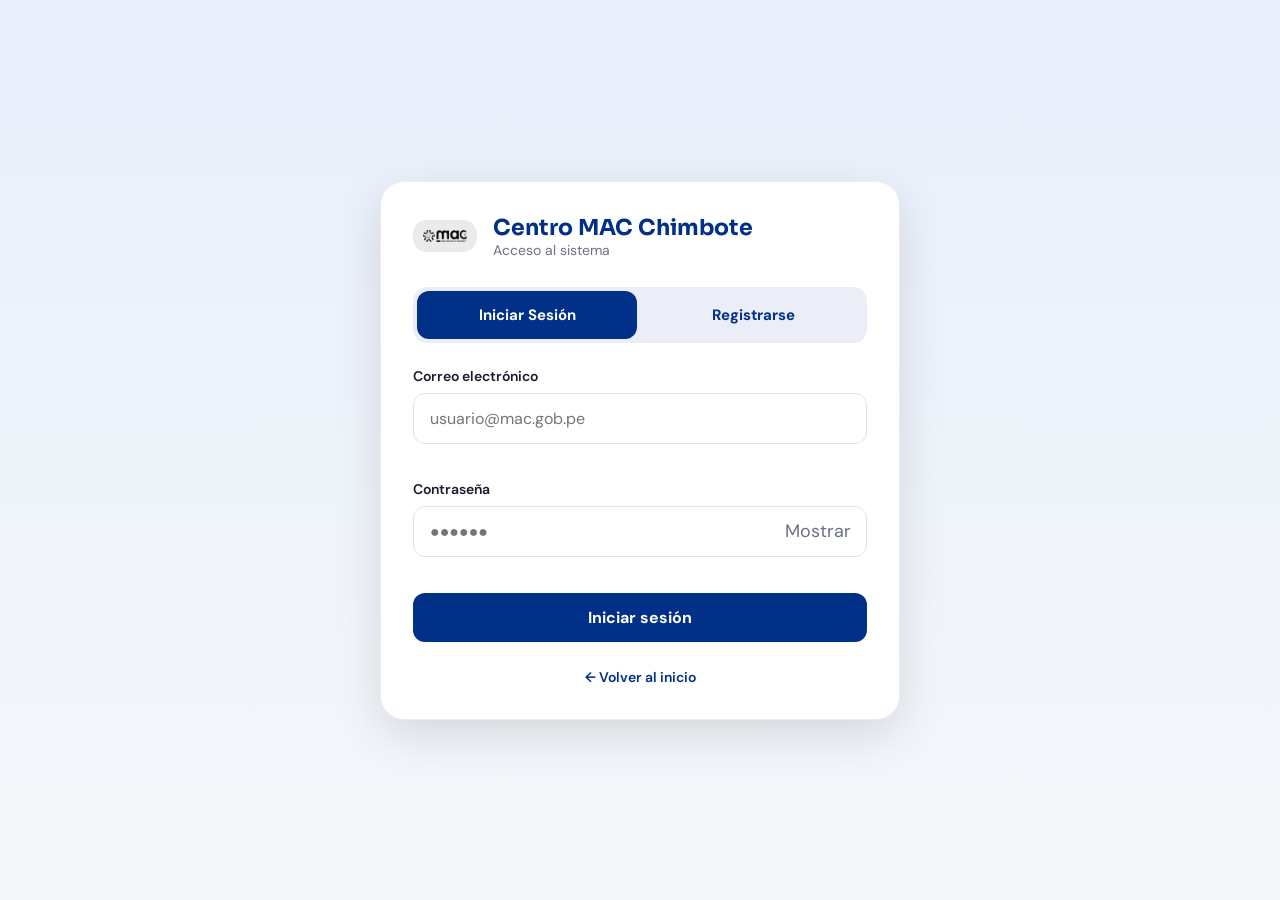
<file: login.html>
<!DOCTYPE html>
<html lang="es">
<head>
    <meta charset="UTF-8">
    <meta name="viewport" content="width=device-width, initial-scale=1.0, maximum-scale=1.0, user-scalable=no">
    <title>Iniciar Sesión / Registrarse - Centro MAC Chimbote</title>
    <link rel="preconnect" href="https://fonts.googleapis.com">
    <link rel="preconnect" href="https://fonts.gstatic.com" crossorigin>
    <link href="https://fonts.googleapis.com/css2?family=Sora:wght@600;700;800&family=DM+Sans:wght@400;500;600;700&display=swap" rel="stylesheet">
    <link rel="stylesheet" href="login.css?v=2">
</head>
<body class="login-body">
    <div class="login-wrapper">
        <div class="login-card">
            <div class="login-card__brand">
                <img src="icon/MAC-LOGO.png" alt="Logo MAC" class="login-logo">
                <div class="login-brand__text">
                    <h1>Centro MAC Chimbote</h1>
                    <p>Acceso al sistema</p>
                </div>
            </div>

            <div class="login-tabs" role="tablist">
                <button id="tabLogin" class="tab-button tab-button--active" type="button" data-tab="login" aria-selected="true">
                    Iniciar Sesión
                </button>
                <button id="tabRegister" class="tab-button" type="button" data-tab="register" aria-selected="false">
                    Registrarse
                </button>
            </div>

            <div class="tab-panels">
                <form id="loginForm" class="tab-panel tab-panel--active" novalidate>
                    <div class="input-group">
                        <label for="loginEmail">Correo electrónico</label>
                        <input type="email" id="loginEmail" autocomplete="email" required placeholder="usuario@mac.gob.pe">
                    </div>

                    <div class="input-group input-group--password">
                        <label for="loginPassword">Contraseña</label>
                        <div class="password-wrapper">
                            <input type="password" id="loginPassword" autocomplete="current-password" required placeholder="●●●●●●">
                            <button type="button" id="toggleLoginPassword" class="password-toggle" aria-label="Mostrar contraseña">Mostrar</button>
                        </div>
                    </div>

                    <button type="submit" class="btn-submit btn-submit--login">Iniciar sesión</button>
                </form>

                <form id="registerForm" class="tab-panel" novalidate>
                    <div class="input-group">
                        <label for="registerNombre">Nombre completo</label>
                        <input type="text" id="registerNombre" required placeholder="Juan Pérez Sánchez">
                    </div>

                    <div class="input-group">
                        <label for="registerDNI">DNI</label>
                        <input type="text" id="registerDNI" maxlength="8" pattern="\d{8}" required placeholder="12345678">
                    </div>

                    <div class="input-group">
                        <label for="registerEmail">Correo electrónico</label>
                        <input type="email" id="registerEmail" autocomplete="email" required placeholder="usuario@dominio.com">
                    </div>

                    <div class="input-group">
                        <label for="registerTelefono">Teléfono</label>
                        <input type="tel" id="registerTelefono" maxlength="9" pattern="\d{9}" required placeholder="987654321">
                    </div>

                    <div class="input-group input-group--password">
                        <label for="registerPassword">Contraseña</label>
                        <input type="password" id="registerPassword" minlength="6" required placeholder="Mínimo 6 caracteres">
                    </div>

                    <div class="input-group input-group--password">
                        <label for="registerConfirmPassword">Confirmar contraseña</label>
                        <input type="password" id="registerConfirmPassword" minlength="6" required placeholder="Repite tu contraseña">
                    </div>

                    <button type="submit" class="btn-submit btn-submit--register">Crear cuenta</button>
                </form>
            </div>

            <p id="statusMessage" class="form-message" aria-live="polite"></p>

            <div class="login-footer">
                <a href="index.html" class="back-link">← Volver al inicio</a>
            </div>
        </div>
    </div>

    <script src="dataService.js"></script>
    <script>
        function validarEmail(email) {
            return /^[^\s@]+@[^\s@]+\.[^\s@]+$/.test(email);
        }

        function mostrarMensaje(texto, tipo = 'error') {
            const mensaje = document.getElementById('statusMessage');
            mensaje.textContent = texto;
            mensaje.className = 'form-message form-message--' + tipo;
        }

        function cambiarTab(tab) {
            const loginTab = document.getElementById('loginForm');
            const registerTab = document.getElementById('registerForm');
            const btnLogin = document.getElementById('tabLogin');
            const btnRegister = document.getElementById('tabRegister');

            const isLogin = tab === 'login';

            loginTab.classList.toggle('tab-panel--active', isLogin);
            registerTab.classList.toggle('tab-panel--active', !isLogin);
            btnLogin.classList.toggle('tab-button--active', isLogin);
            btnRegister.classList.toggle('tab-button--active', !isLogin);
            btnLogin.setAttribute('aria-selected', isLogin.toString());
            btnRegister.setAttribute('aria-selected', (!isLogin).toString());

            mostrarMensaje('', 'info');
        }

        function activarTabInicial() {
            const params = new URLSearchParams(window.location.search);
            const tab = params.get('tab') === 'register' ? 'register' : 'login';
            cambiarTab(tab);
        }

        function formatearFechaHoy() {
            const hoy = new Date();
            const yyyy = hoy.getFullYear();
            const mm = String(hoy.getMonth() + 1).padStart(2, '0');
            const dd = String(hoy.getDate()).padStart(2, '0');
            return `${yyyy}-${mm}-${dd}`;
        }

        // ---------- Inicialización ----------
        function inicializarPagina() {
            inicializarDatos();
            activarTabInicial();

            // Toggle de pestañas
            document.querySelectorAll('.tab-button').forEach(button => {
                button.addEventListener('click', () => {
                    cambiarTab(button.dataset.tab);
                });
            });

            // Mostrar / ocultar contraseña en login
            document.getElementById('toggleLoginPassword').addEventListener('click', function (e) {
                e.preventDefault();
                const passwordInput = document.getElementById('loginPassword');
                const visible = passwordInput.type === 'text';
                passwordInput.type = visible ? 'password' : 'text';
                this.textContent = visible ? 'Mostrar' : 'Ocultar';
            });

            // Envío de login
            document.getElementById('loginForm').addEventListener('submit', function (event) {
                event.preventDefault();
                const email = document.getElementById('loginEmail').value.trim();
                const password = document.getElementById('loginPassword').value.trim();

                if (!email || !password) {
                    mostrarMensaje('Por favor completa correo y contraseña.', 'error');
                    return;
                }

                const usuarios = getUsuarios();
                const usuario = usuarios.find(u => u.email.toLowerCase() === email.toLowerCase() && u.activo);

                if (!usuario || usuario.password !== password) {
                    mostrarMensaje('Correo o contraseña incorrectos.', 'error');
                    return;
                }

                setSesion(usuario);
                if (usuario.role === 'admin') {
                    window.location.href = 'erp.html';
                } else {
                    window.location.href = 'crm.html';
                }
            });

            // Envío de registro
            document.getElementById('registerForm').addEventListener('submit', function (event) {
                event.preventDefault();
                const nombre = document.getElementById('registerNombre').value.trim();
                const dni = document.getElementById('registerDNI').value.trim();
                const email = document.getElementById('registerEmail').value.trim();
                const telefono = document.getElementById('registerTelefono').value.trim();
                const password = document.getElementById('registerPassword').value.trim();
                const confirmPassword = document.getElementById('registerConfirmPassword').value.trim();

                if (!nombre || !dni || !email || !telefono || !password || !confirmPassword) {
                    mostrarMensaje('Todos los campos son obligatorios.', 'error');
                    return;
                }

                if (!/^\d{8}$/.test(dni)) {
                    mostrarMensaje('El DNI debe tener exactamente 8 dígitos numéricos.', 'error');
                    return;
                }

                if (!validarEmail(email)) {
                    mostrarMensaje('Ingresa un correo electrónico válido.', 'error');
                    return;
                }

                const usuarios = getUsuarios();
                if (usuarios.some(u => u.email.toLowerCase() === email.toLowerCase())) {
                    mostrarMensaje('El correo ya está registrado.', 'error');
                    return;
                }

                if (password.length < 6) {
                    mostrarMensaje('La contraseña debe tener al menos 6 caracteres.', 'error');
                    return;
                }

                if (password !== confirmPassword) {
                    mostrarMensaje('Las contraseñas no coinciden.', 'error');
                    return;
                }

                const nuevoUsuario = {
                    uid: Date.now().toString(),
                    nombre,
                    dni,
                    email,
                    telefono,
                    role: 'user',
                    activo: true,
                    creadoEn: formatearFechaHoy(),
                    password
                };

                usuarios.push(nuevoUsuario);
                setUsuarios(usuarios);
                setSesion(nuevoUsuario);

                mostrarMensaje('Cuenta creada correctamente. Redirigiendo...', 'success');
                setTimeout(() => {
                    window.location.href = 'crm.html';
                }, 800);
            });
        }

        // Ejecutar al cargar
        if (document.readyState === 'loading') {
            document.addEventListener('DOMContentLoaded', inicializarPagina);
        } else {
            inicializarPagina();
        }
    </script>
</body>
</html>
</file>
<file: login.css>
:root {
    --mac-azul: #003087;
    --mac-azul-claro: #0057B8;
    --mac-blanco: #FFFFFF;
    --mac-gris-bg: #F5F7FA;
    --mac-gris-borde: #E0E4EA;
    --mac-texto: #1A1A2E;
    --mac-texto-sec: #6B7280;
    --mac-verde: #198754;
    --mac-rojo: #842029;
    --radio: 18px;
    --sombra: 0 16px 48px rgba(0, 0, 0, 0.12);
    
    /* Espaciado responsivo (clamp) */
    --spacing-xs: clamp(0.5rem, 1vw, 0.75rem);
    --spacing-sm: clamp(0.75rem, 2vw, 1rem);
    --spacing-md: clamp(1rem, 3vw, 1.5rem);
    --spacing-lg: clamp(1.5rem, 4vw, 2.5rem);
    
    /* Tipografía fluida (clamp) */
    --font-sm: clamp(0.75rem, 2vw, 0.875rem);
    --font-base: clamp(0.875rem, 2.5vw, 1rem);
    --font-lg: clamp(1rem, 3vw, 1.25rem);
    --font-xl: clamp(1.25rem, 4vw, 1.5rem);
}

* {
    margin: 0;
    padding: 0;
    box-sizing: border-box;
}

html {
    scroll-behavior: smooth;
}

body {
    min-height: 100vh;
    background: linear-gradient(180deg, #E8EFFB 0%, #F5F7FA 100%);
    font-family: 'DM Sans', sans-serif;
    color: var(--mac-texto);
}

button,
input {
    font-family: inherit;
}

.login-body {
    display: flex;
    align-items: center;
    justify-content: center;
    padding: 24px;
}

.login-wrapper {
    width: 100%;
    max-width: 520px;
}

.login-card {
    background-color: var(--mac-blanco);
    border-radius: 24px;
    box-shadow: var(--sombra);
    padding: 32px;
    border: 1px solid rgba(0, 48, 135, 0.08);
}

.login-card__brand {
    display: flex;
    align-items: center;
    gap: 16px;
    margin-bottom: 28px;
}

.login-logo {
    width: 64px;
    height: auto;
    border-radius: 14px;
    background: rgba(0, 48, 135, 0.08);
    padding: 10px;
    filter: brightness(0);
}

.login-brand__text h1,
.login-brand__text p {
    margin: 0;
}

.login-brand__text h1 {
    font-family: 'Sora', sans-serif;
    font-size: 22px;
    font-weight: 700;
    color: var(--mac-azul);
}

.login-brand__text p {
    font-size: 14px;
    color: var(--mac-texto-sec);
}

.login-tabs {
    display: grid;
    grid-template-columns: repeat(2, 1fr);
    gap: 6px;
    background: rgba(0, 48, 135, 0.08);
    border-radius: 14px;
    padding: 4px;
    margin-bottom: 24px;
}

.tab-button {
    border: none;
    background: transparent;
    color: var(--mac-azul);
    font-size: 15px;
    font-weight: 700;
    padding: 14px 18px;
    border-radius: 12px;
    cursor: pointer;
    transition: all 0.25s ease;
}

.tab-button--active {
    background: var(--mac-azul);
    color: var(--mac-blanco);
}

.tab-panels {
    display: grid;
}

.tab-panel {
    display: none;
    gap: 18px;
}

.tab-panel--active {
    display: grid;
}

.input-group {
    display: grid;
    gap: 8px;
    margin-bottom: 18px;
}

.input-group label {
    font-size: 14px;
    font-weight: 600;
    color: var(--mac-texto);
}

.input-group input {
    width: 100%;
    border: 1px solid var(--mac-gris-borde);
    border-radius: 12px;
    padding: 14px 16px;
    font-size: var(--font-base);
    color: var(--mac-texto);
    background: #FFFFFF;
    outline: none;
    transition: border-color 0.25s ease, box-shadow 0.25s ease;
    min-height: 44px;
}

.input-group input:focus {
    border-color: var(--mac-azul);
    box-shadow: 0 0 0 6px rgba(0, 48, 135, 0.08);
}

.input-group--password .password-wrapper {
    position: relative;
}

.password-wrapper input {
    padding-right: 54px;
}

.password-toggle {
    position: absolute;
    right: 10px;
    top: 50%;
    transform: translateY(-50%);
    border: none;
    background: transparent;
    cursor: pointer;
    font-size: 18px;
    padding: 6px;
    color: var(--mac-texto-sec);
}

.btn-submit {
    width: 100%;
    border: none;
    border-radius: 12px;
    padding: 14px 18px;
    font-size: var(--font-base);
    font-weight: 700;
    cursor: pointer;
    transition: transform 0.2s ease, box-shadow 0.2s ease;
    min-height: 44px;
}

.btn-submit--login {
    background: var(--mac-azul);
    color: var(--mac-blanco);
}

.btn-submit--register {
    background: var(--mac-azul-claro);
    color: var(--mac-blanco);
}

.btn-submit:hover {
    transform: translateY(-1px);
    box-shadow: 0 12px 24px rgba(0, 48, 135, 0.14);
}

.form-message {
    font-size: 14px;
    line-height: 1.5;
    text-align: center;
    border-radius: 12px;
    padding: 14px 16px;
    margin-top: 14px;
    display: none;
}

.form-message--error {
    display: block;
    background: #FFF1F0;
    color: var(--mac-rojo);
    border: 1px solid rgba(216, 47, 65, 0.16);
}

.form-message--success {
    display: block;
    background: #E6F4EA;
    color: #0F5132;
    border: 1px solid rgba(25, 135, 84, 0.16);
}

.login-footer {
    margin-top: 24px;
    text-align: center;
}

.back-link {
    color: var(--mac-azul);
    text-decoration: none;
    font-size: 14px;
    font-weight: 600;
}

.back-link:hover {
    text-decoration: underline;
}

@media (max-width: 520px) {
    .login-card {
        padding: var(--spacing-lg) var(--spacing-md);
        border-radius: var(--radio);
    }

    .login-card__brand {
        flex-direction: column;
        align-items: flex-start;
        gap: var(--spacing-sm);
    }

    .login-tabs {
        gap: 4px;
    }

    .tab-button {
        padding: 12px 14px;
        font-size: var(--font-sm);
    }

}

@media (max-width: 400px) {
    .login-card {
        padding: 24px 16px;
    }
}
</file>
